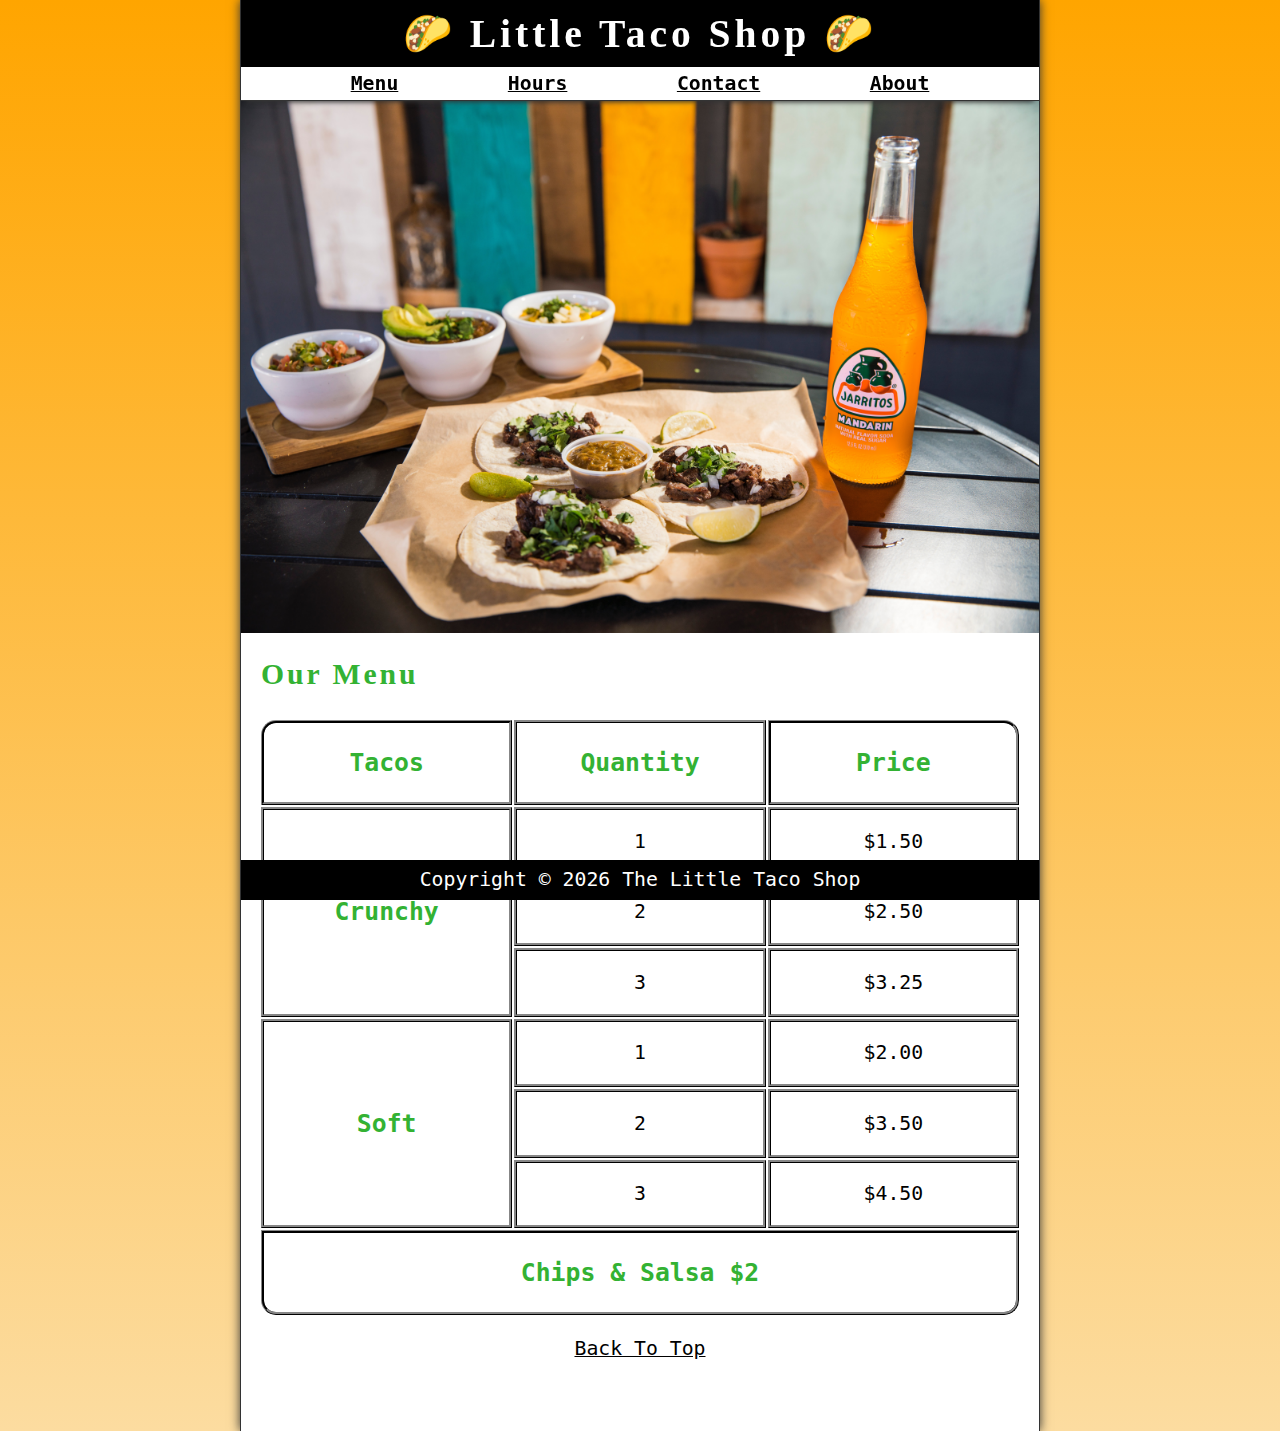
<file: Final_Project/index.html>
<!DOCTYPE html>
<html lang="en">

<head>
    <meta charset="UTF-8">
    <meta name="author" content="Richard Keriafe">
    <meta name="description" content="The official website for The Little Taco Shop">
    <title>The Little Taco Shop</title>
    <meta name="viewport" content="width=device-width, initial-scale=1">
    <link rel="icon" href="favicon.ico" type="image/x-icon">
    <link rel="stylesheet" href="css/style.css">
    <script src="js/main.js" defer></script>
</head>

<body>
    <header class="header">
        <h1 class="header__h1"> Little Taco Shop</h1>
        <nav class="header__nav">
            <ul class="header__ul">
                <li>
                    <a href="#menu">Menu</a>
                </li>
                <li>
                    <a href="hours.html">Hours</a>
                </li>
                <li>
                    <a href="contact.html">Contact</a>
                </li>
                <li>
                    <a href="about.html">About</a>
                </li>
            </ul>
        </nav>
    </header>
    <section class="hero">
        <h2 class="hero__h2">Bienvenidos!</h2>
        <figure>
            <img src="img/tacos_and_drink_1000x667.png" alt="Tacos and a Drink" title="We love tacos!" width="1000"
                height="667">
            <figcaption class="offscreen">
                Tacos and a Drink
            </figcaption>
        </figure>
    </section>
    
    <main class="main">
        
        <article id="menu" class="main__article menu">
            <h2 class="menu__h2">Our Menu</h2>
            <table class="menu__container">
                <caption class="offscreen">Our Tacos</caption>
                <thead>
                    <tr>
                        <th class="menu__header" scope="col">Tacos</th>
                        <th class="menu__header" scope="col">Quantity</th>
                        <th class="menu__header" scope="col">Price</th>
                    </tr>
                </thead>
                <tbody>
                    <tr>
                        <th class="menu__item menu__cr" scope="row" rowspan="3">
                            Crunchy
                        </th>
                        <td class="menu__item">1</td>
                        <td class="menu__item">$1.50</td>
                    </tr>
                    <tr>
                        <td class="menu__item">2</td>
                        <td class="menu__item">$2.50</td>
                    </tr>
                    <tr>
                        <td class="menu__item">3</td>
                        <td class="menu__item">$3.25</td>
                    </tr>
                    <tr>
                        <th class="menu__item menu__sf" scope="row" rowspan="3">
                            Soft
                        </th>
                        <td class="menu__item">1</td>
                        <td class="menu__item">$2.00</td>
                    </tr>
                    <tr>
                        <td class="menu__item">2</td>
                        <td class="menu__item">$3.50</td>
                    </tr>
                    <tr>
                        <td class="menu__item">3</td>
                        <td class="menu__item">$4.50</td>
                    </tr>
                </tbody>
                <tfoot>
                    <tr>
                        <td class="menu__item menu__cs" colspan="3">
                            Chips &amp; Salsa $2
                        </td>
                    </tr>
                </tfoot>
            </table>
            
            <p class="center">
                <a href="#">Back To Top</a>
            </p>
        </article>
    </main>
    
    <footer class="footer">
        <p><span class="nowrap">Copyright &copy; <time id="year"></time> </span> 
            <span class="nowrap">The Little Taco Shop</span>
        </p>
    </footer>
</body>

</html>
</file>
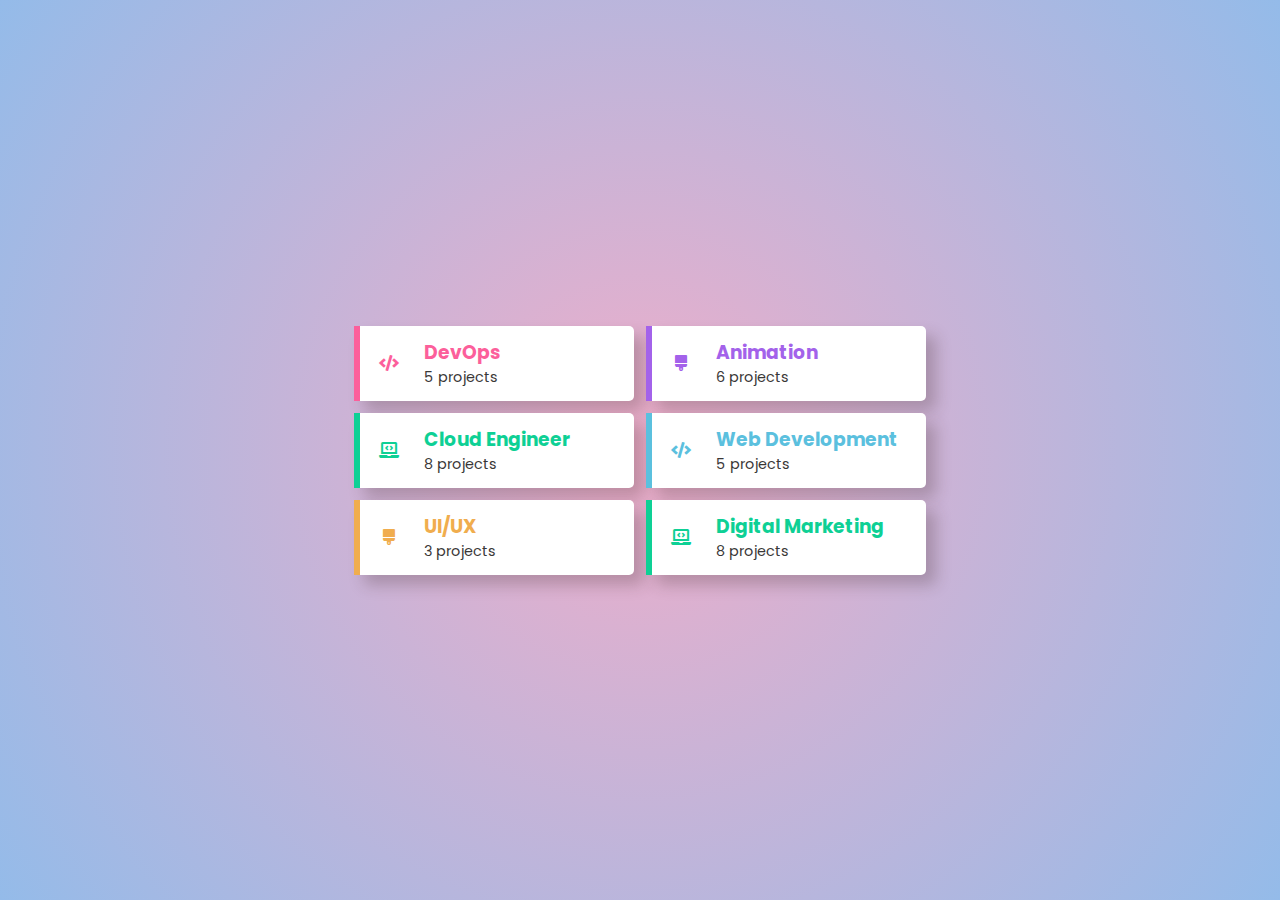
<file: Responsive Grid List with Hover Effect/index.html>
<!DOCTYPE html>
<html lang="en">
  <head>
    <title>Grid list hover effect</title>
    <meta charset="UTF-8" />
    <meta name="viewport" content="width=device-width" />
    <link href='https://cdnjs.cloudflare.com/ajax/libs/font-awesome/5.11.2/css/all.min.css' rel='stylesheet' />
    <link rel="stylesheet" href="./css/style.css" />
  </head>
  <body>
        <div class="container">
            <div class="box" style="--color: #fc5f9b">
                <div class="content">
                    <div class="icon">
                        <i class="fas fa-code"></i>
                    </div>
                    <div class="text">
                        <h3>DevOps</h3>
                        <p>5 projects</p>
                    </div>
                </div>
            </div>
            <div class="box" style="--color: #a362ea">
                <div class="content">
                    <div class="icon">
                        <i class="fas fa-brush"></i>
                    </div>
                    <div class="text">
                        <h3>Animation</h3>
                        <p>6 projects</p>
                    </div>
                </div>
            </div>
            <div class="box" style="--color: #0ed095">
                <div class="content">
                    <div class="icon">
                        <i class="fas fa-laptop-code"></i>
                    </div>
                    <div class="text">
                        <h3>Cloud Engineer</h3>
                        <p>8 projects</p>
                    </div>
                </div>
            </div>
            <div class="box" style="--color: #5bc0de">
                <div class="content">
                    <div class="icon">
                        <i class="fas fa-code"></i>
                    </div>
                    <div class="text">
                        <h3>Web Development</h3>
                        <p>5 projects</p>
                    </div>
                </div>
            </div>
            <div class="box" style="--color: #f0ad4e">
                <div class="content">
                    <div class="icon">
                        <i class="fa fa-brush"></i>
                    </div>
                    <div class="text">
                        <h3>UI/UX</h3>
                        <p>3 projects</p>
                    </div>
                </div>
            </div>
            <div class="box" style="--color: #0ed095">
                <div class="content">
                    <div class="icon">
                        <i class="fas fa-laptop-code"></i>
                    </div>
                    <div class="text">
                        <h3>Digital Marketing</h3>
                        <p>8 projects</p>
                    </div>
                </div>
            </div>
        </div>
    </body>
</html>
</file>
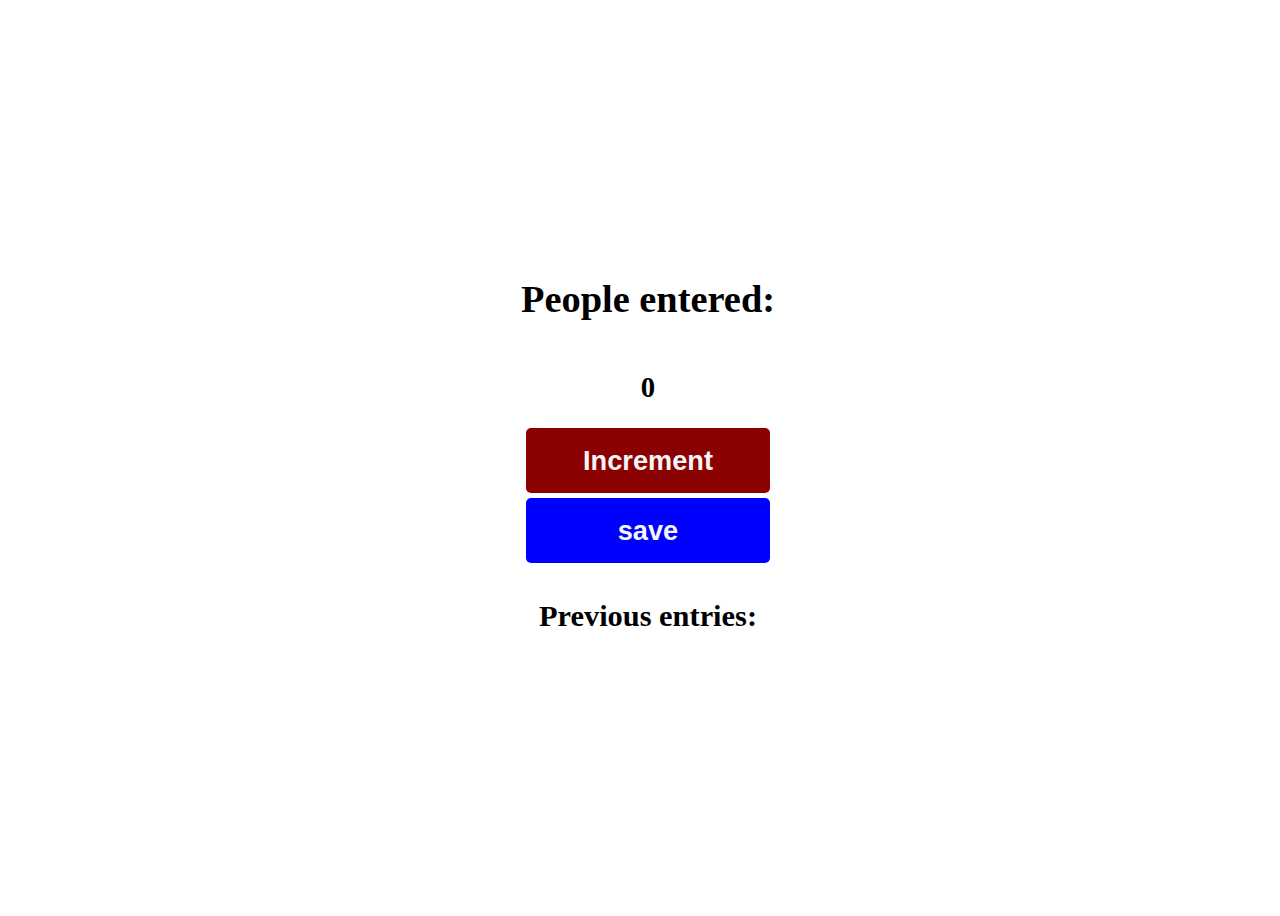
<file: Train Passenger Counter js/index.html>
<!DOCTYPE html>
<html lang="en">
    <head>
        <meta charset="UTF-8">
        <meta name="viewport" content="width=device-width, initial-scale=1.0">
        <title>Document</title>
        <link rel="stylesheet" href="style.css">
    </head>
    <body>
        <h1>People entered:</h1>
        <h2 id="count-el">0</h2>  
        <button id="increment-btn" onclick="increment()" >Increment</button>
        <button id="save-btn" onclick="save()"> save</button>
        <p id="save-el">Previous entries: </p>
    </body>
    <script src="main.js" defer></script>
    
</html>
</file>
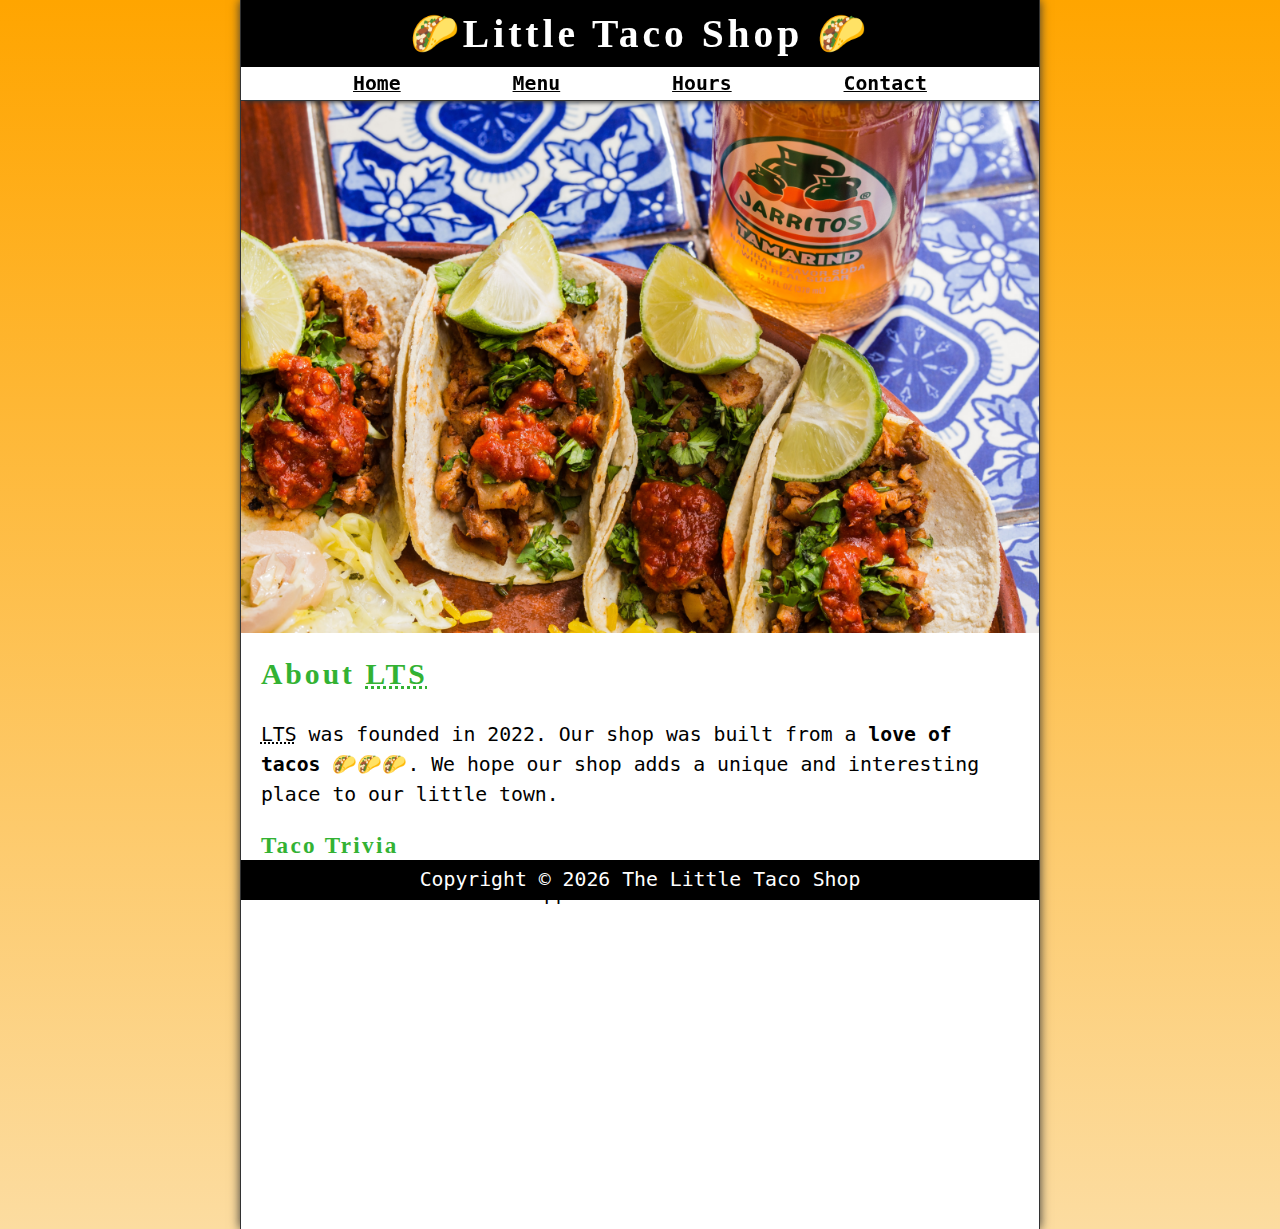
<file: Final_Project/about.html>
<!DOCTYPE html>
<html>
    <head>
        <meta charset="UTF-8">
        <meta name="author" content="Richard Keriafe">
        <meta name="description" content="About the Little Taco Shop">
        <title>About the LTS</title>
        <meta name="viewport" content="width=device-width, initial-scale=1">
        <link rel="icon" href="favicon.ico" type="image/x-icon">
        <link rel="stylesheet" href="css/style.css">
        <script src="js/main.js" defer></script>
    </head>
    <body>
        <header class="header">
            <h1 class="header__h1">Little Taco Shop</h1>
            <nav class="header__nav">
                <ul class="header__ul">
                    <li>
                        <a href="/">Home</a>
                    </li>
                    <li>
                        <a href="/#menu">Menu</a>
                    </li>
                    <li>
                        <a href="hours.html">Hours</a>
                    </li>
                    <li>
                        <a href="contact.html">Contact</a>
                    </li>
                </ul>
            </nav>
        </header>
        <section class="hero">
            <figure>
                <img src="img/tacos_delicioso_1000x667.png" alt="Tacos Delicioso" title="Tacos Delicioso" width="1000"
                    height="667">
                <figcaption class="offscreen">
                    Try these Tacos Delicioso
                </figcaption>
            </figure>
        </section>

        <main class="main">
            <article id="about" class="main__article about" >
                <h2>About <abbr title="The Little Taco Shop">LTS</abbr></h2>
                <p>
                    <abbr title="The Little Taco Shop">LTS</abbr> was founded in <time datetime="2022">2022</time>. Our shop
                    was built from a <strong>love of tacos</strong> 🌮🌮🌮. We hope our shop adds a unique and interesting
                    place to our little town.
                </p>
                <aside class="about__trivia">
                    <h3>Taco Trivia</h3>
                    <details>
                        <summary>When did tacos first appear in the United Stated?</summary>
                        <p class="about__trivia-answer">
                            Jeffrey M. Pilcher, taco historian and professor of history at the University of Minnesota, says
                            the earliest mention of tacos in the United States are in a newspaper from <time
                                datetime="1905">1905</time>. (Source: <cite><a
                                    href="https://www.smithsonianmag.com/arts-culture/where-did-the-taco-come-from-81228162/"
                                    target="_blank">Smithsonian Magazine</a></cite>)
                        </p>
                    </details>
                </aside>
            </article>
        </main>

        <footer class="footer">
            <p><span class="nowrap">Copyright &copy; <time id="year"></time> </span> 
                <span class="nowrap">The Little Taco Shop</span>
            </p>
        </footer>
    </body>
</html>
</file>
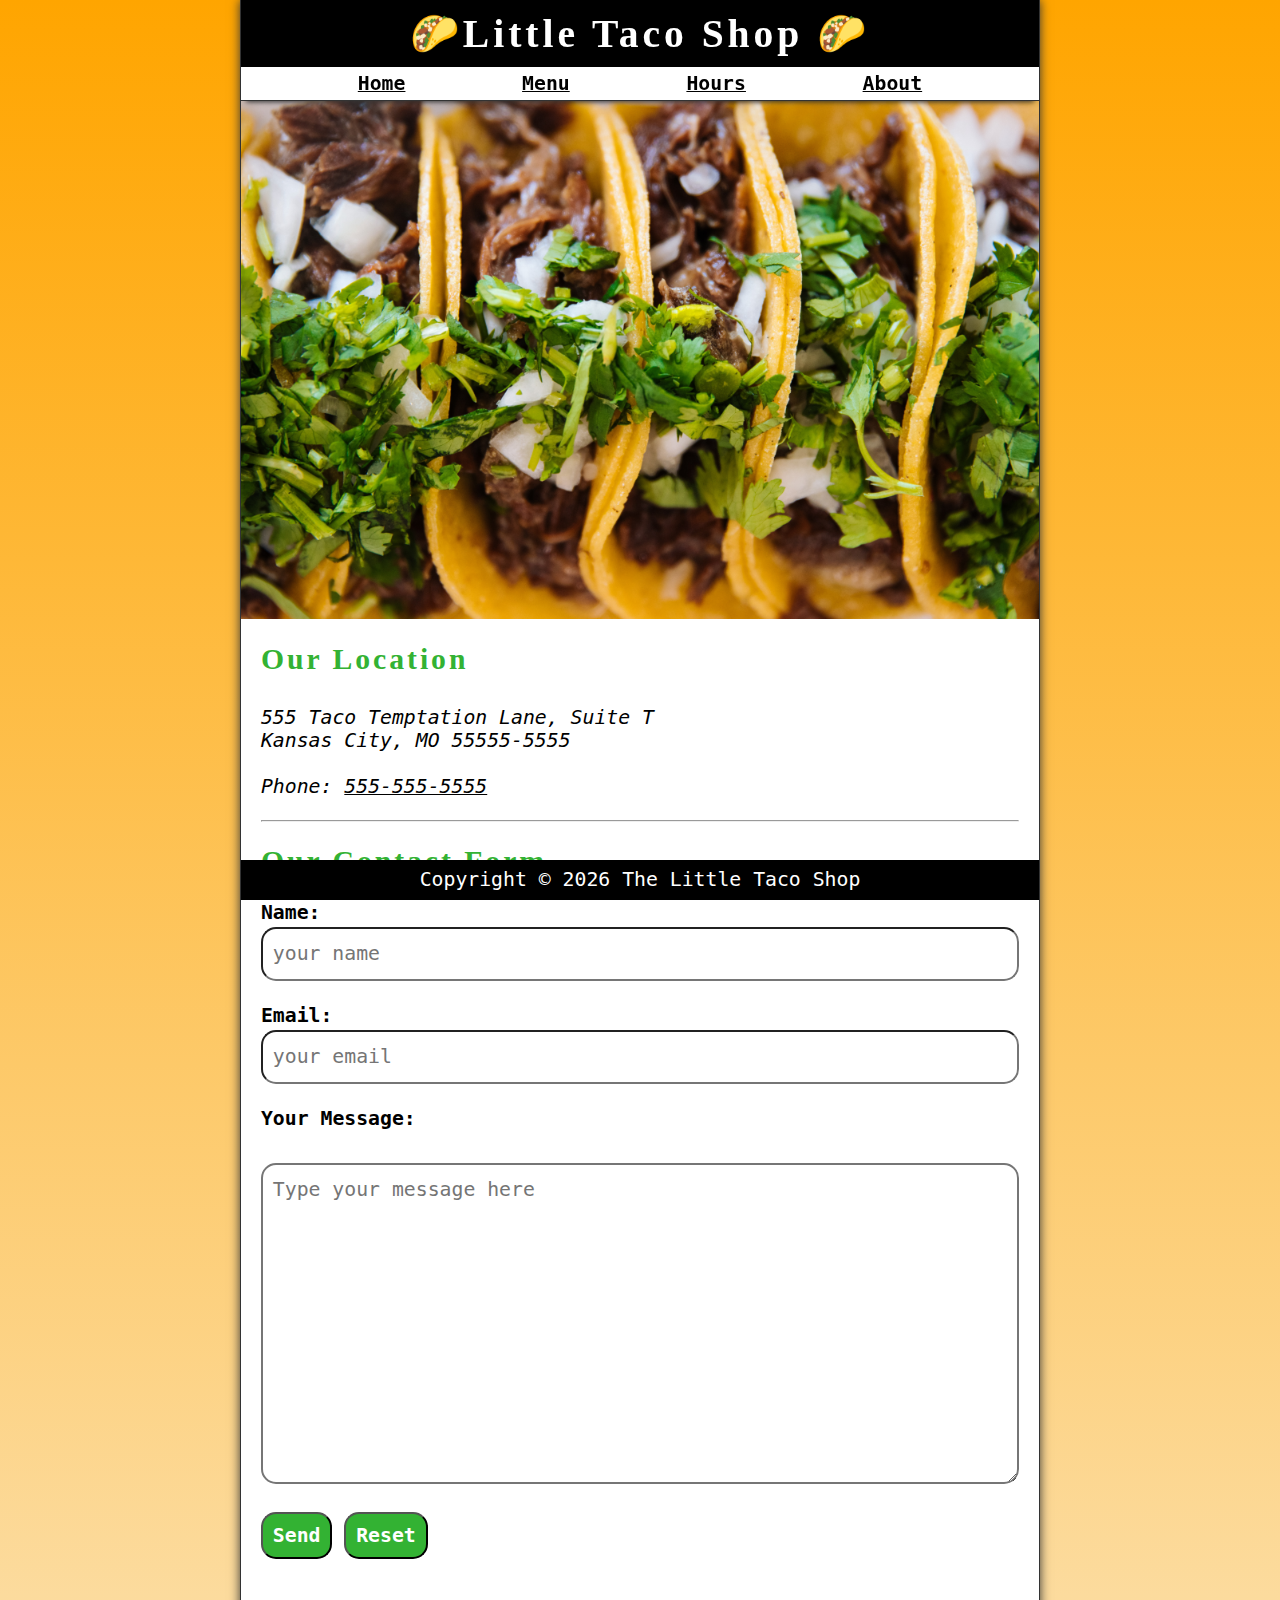
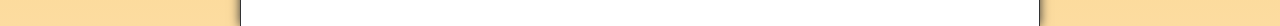
<file: Final_Project/contact.html>
<!DOCTYPE html>
<html lang="en">

<head>
    <meta charset="UTF-8">
    <meta name="author" content="Richard Keriafe">
    <meta name="description" content="Contact information for The Little Taco Shop">
    <title>Contact Us - LTS</title>
    <meta name="viewport" content="width=device-width, initial-scale=1">
    <link rel="icon" href="favicon.ico" type="image/x-icon">
    <link rel="stylesheet" href="css/style.css">
    <script src="js/main.js" defer></script>
</head>

<body>
    <header class="header">
        <h1 class="header__h1">Little Taco Shop</h1>
        <nav class="header__nav">
            <ul class="header__ul">
                <li>
                    <a href="/">Home</a>
                </li>
                <li>
                    <a href="/#menu">Menu</a>
                </li>
                <li>
                    <a href="hours.html">Hours</a>
                </li>
                <li>
                    <a href="about.html">About</a>
                </li>
            </ul>
        </nav>  
    </header>
    
    <section class="hero">
        <figure>
            <img src="img/tacos_close_up_1000x649.png" alt="Little Taco Shop Tacos" title="Tacos ready to eat!"
                width="1000" height="649">
            <figcaption class="offscreen">
                Little Taco Shop Tacos
            </figcaption>
        </figure>
    </section>

    <main class="main">

        <article class="main__article">
            <h2>Our Location</h2>
            <address>
                555 Taco Temptation Lane, Suite T<br>
                Kansas City, MO 55555-5555
                <br><br>
                Phone: <a href="tel:+5555555555">555-555-5555</a>
            </address>
        </article>
        <hr>
        <article class="main__article contact">
            <h2 class="contact__h2">Our Contact Form</h2>

            <form action="https://httpbin.org/get" method="get" class="contact__form">
                <fieldset class="contact__fieldset">
                    <legend class="offscreen">Send Us A Message</legend>
                    <p class="contact__p">
                        <label class="contact__label" for="name">Name:</label>
                        <input class="contact__input" type="text" name="name" id="name" placeholder="your name" required>
                    </p>
                    <p class="contact__p">
                        <label class="contact__label" for="email">Email:</label>
                        <input class="contact__input" type="email" name="email" id="email" placeholder="your email" required>
                    </p>
                    <p class="contact__p">
                        <label class="contact__label" for="message">Your Message:</label>
                        <br>
                        <textarea class="contact__textarea" name="message" id="message" cols="30" rows="10"
                            placeholder="Type your message here"></textarea>
                    </p>
                </fieldset>
                <button class="contact__button" type="submit">Send</button>
                <button class="contact__button" type="reset">Reset</button>
            </form>
        </article>
       
    </main>
    
    <footer class="footer">
        <p><span class="nowrap">Copyright &copy; <time id="year"></time> </span> 
            <span class="nowrap">The Little Taco Shop</span>
        </p>
    </footer>
</body>

</html>
</file>
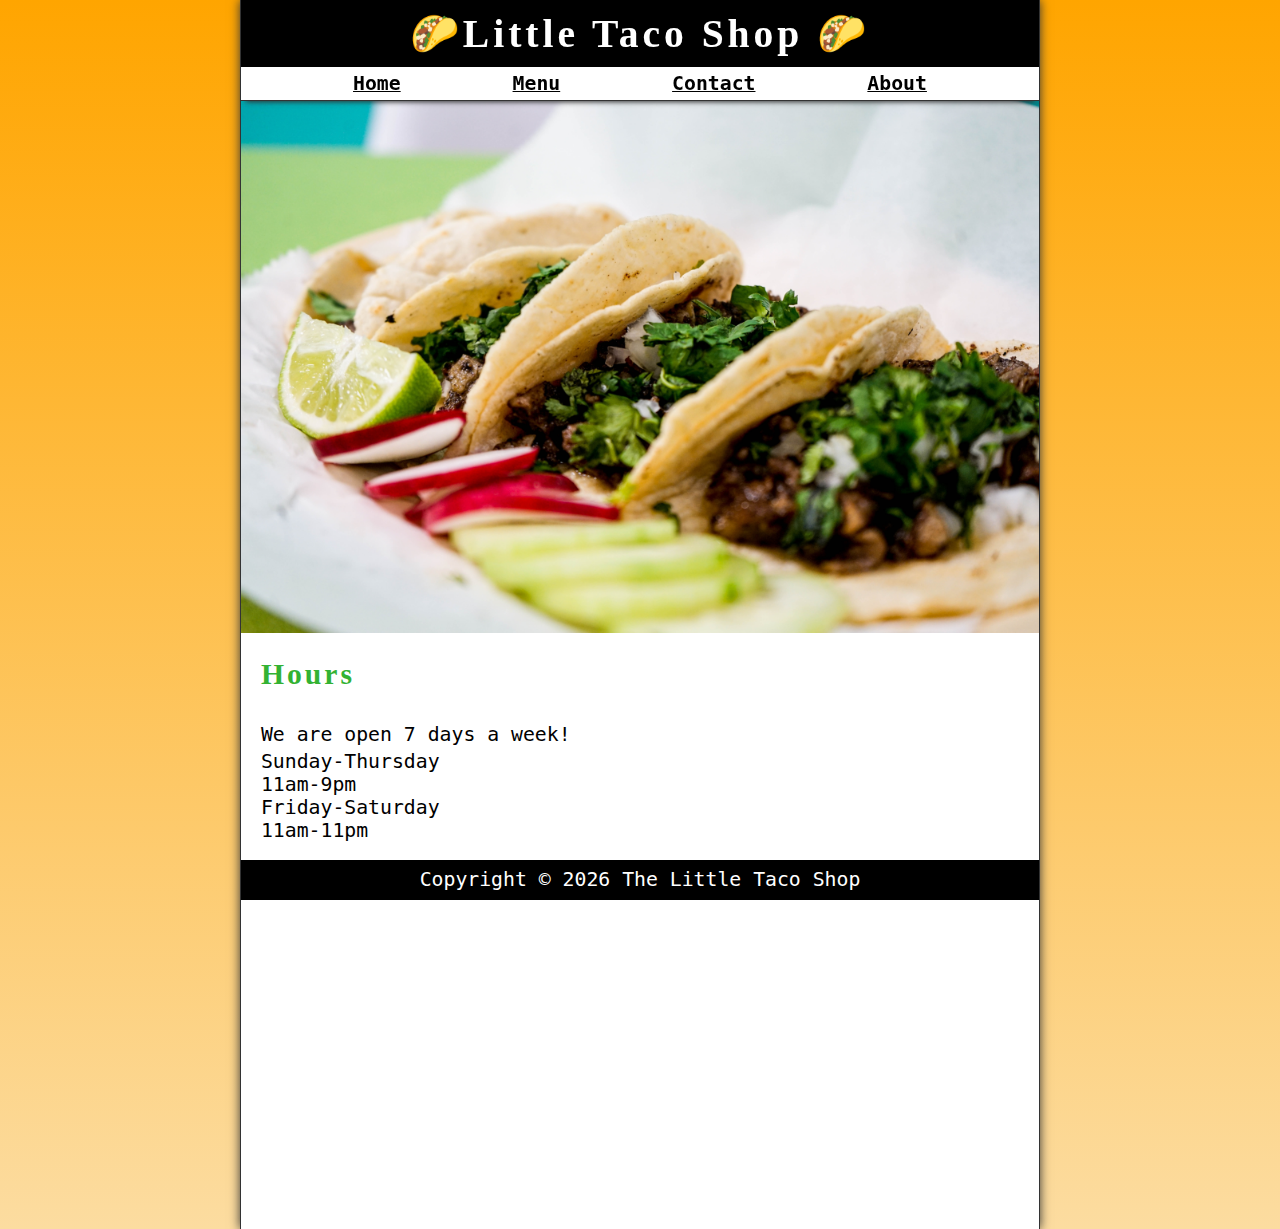
<file: Final_Project/hours.html>
<!DOCTYPE html>
<html lang="en">

<head>
    <meta charset="UTF-8">
    <meta name="author" content="Richard Keriafe">
    <meta name="description" content="Store Hours for The Little Taco Shop">
    <title>LTS Hours</title>
    <meta name="viewport" content="width=device-width, initial-scale=1">
    <link rel="icon" href="favicon.ico" type="image/x-icon">
    <link rel="stylesheet" href="css/style.css">
    <script src="js/main.js" defer></script>
</head>

<body>
    <header class="header">
        <h1 class="header__h1">Little Taco Shop</h1>
        <nav class="header__nav">
            <ul class="header__ul">
                <li>
                    <a href="/">Home</a>
                </li>
                <li>
                    <a href="/#menu">Menu</a>
                </li>
                <li>
                    <a href="contact.html">Contact</a>
                </li>
                <li>
                    <a href="about.html">About</a>
                </li>
                
            </ul>
        </nav>
    </header>

    <section class="hero">
        <figure>
            <img src="img/tacos_tray_1000x667.png" alt="A Tray of Tasty Tacos" title="We love trays of tacos!"
                width="1000" height="667">
            <figcaption class="offscreen">
                A Tray of Tasty Tacos
            </figcaption>
        </figure>
    </section>

    <main class="main">
       <article class="main__article">
        <h2>Hours</h2>
            <p>
                We are open 7 days a week!
            </p>
            <dl>
                <dt>Sunday-Thursday</dt>
                <dd>11am-9pm</dd>
                <dt>Friday-Saturday</dt>
                <dd>11am-11pm</dd>
            </dl>
           
       </article>
    </main>
    
    <footer class="footer">
        <p><span class="nowrap">Copyright &copy; <time id="year"></time> </span> 
            <span class="nowrap">The Little Taco Shop</span>
        </p>
    </footer>
</body>

</html>
</file>
<file: Responsive Grid List with Hover Effect/css/style.css>
@import url('https://fonts.googleapis.com/css2?family=Poppins:wght@100;300;400;500;600;700;800;900&display=swap');


* {
    margin: 0;
    padding: 0;
    box-sizing: border-box;
}

body {
    font-family: 'Poppins', sans-serif;
    background: rgb(238,174,202);
    background: radial-gradient(circle, rgba(238,174,202,1) 0%, rgba(148,187,233,1) 100%);
    min-height: 100vh;
    display: flex;
    align-items: center;
    justify-content: center;
}

.container {
    display: grid;
    grid-template-columns: repeat(2, minmax(280px, 1fr));
    grid-gap: 0.75rem;
}

.box {
    position: relative;
    width: auto; 
    height: 75px;
    background: #fff;
    border-radius: 5px;
    cursor: pointer;
    box-shadow: 10px 10px 15px rgba(59, 38, 38, 0.25); 
}

.box::before {
    content: '';
    position: absolute;
    top: 0;
    left: 0;
    width: 6px;
    height: 100%;
    background: var(--color);
    transition: 0.5s ease-in-out;
  }
  
  .box:hover::before {
    width: 100%;
    border-top-right-radius: 5px;
    border-bottom-right-radius: 5px;
    opacity: calc(90%);
}

.content {
    position: relative;
    display: flex;
    justify-content: flex-start;
    align-items: center;
    height: 100%;
    font-size: 1rem;
}

.icon {
    position: relative;
    min-width: 70px;
    display: flex;
    justify-content: center;
    align-items: center;
    color: var(--color);
    transition: 0.5s ease-in-out;
}

.box:hover .content .icon {
    color: #fff;
    
}

.text h3 {
    font-weight: bolder;
    color: var(--color);
    transition: 0.5s ease-in-out;
}

.text p {
    font-size: 0.9rem;
    color: #3a3737;
    transition: 0.5s ease-in-out;
}

.box:hover .content .text h3,
.box:hover .content .text p {
    color: #fff;
    font-weight: bold;
}
</file>
<file: Train Passenger Counter js/style.css>
body {
    height: 100vh;
    width: 100%;
    display: flex;
    justify-content: center;
    align-items: center;
    flex-direction: column;
    font-family:cursive;
    font-size: 1.2rem;
    font-weight: bolder;
}

button {
    height: 2.4em;
    font-size: 1.7rem;
    width: 9em;
    border: none;
    padding: 10 0;
    color: whitesmoke;
    font-weight: bold;
    margin-bottom: 5px;
    border-radius: 5px;
}

#increment-btn {
    background: darkred;
}

#save-btn {
    background: blue;
}

p {
    font-size: 1.9rem;
}
</file>
<file: Final_Project/css/style.css>
/* ||RESET */

*,
*::after,
*::before {
    margin: 0;
    padding: 0;
    box-sizing: border-box;
}

img {
    display: block;
    max-width: 100%;
    height: auto;
}

input, button, textarea {
    font:inherit;
}

/* ||VARIABLES */

:root {
    /* ||FONTS */
    --FF: "monospace" ,"cursive";
    --FF-HEADINGS: "fantasy", "ariel", "san-serif";
    --FS: clamp(1rem, 2.2vh, 1.5rem);

    /* ||COLORS*/
    --BGCOLOR-FADE: rgb(252, 220, 160);
    --BGCOLOR: orange;
    --BGIMAGE: linear-gradient(to bottom, var(--BGCOLOR),var(--BGCOLOR-FADE));
    --BODY-BGCOLOR: #FFF;
    --BORDER-COLOR: #333;
    --BUTTON-COLOR: #FFF;
    --FONT-COLOR: #000;
    --HEADER-BGCOLOR: #000;
    --HEADER-COLOR: #FFF;
    --HERO-BGCOLOR: rgba(51, 178, 51, 0.75);
    --HERO-COLOR: #FFF;
    --HIGHLIGHT-COLOR: rgb(51, 178, 51);
    --LINK-ACTIVE: orange;
    --LINK-COLOR: #000;
    --LINK-HOVER: hsla(0, 0%, 0%, 0.6);
    --NAV-BGCOLOR:#FFF;

    /* ||BORDERS*/
    --BORDERS: 1px solid var(--BORDER-COLOR);
    --BORDER-RADIUS: 15px;

    /* ||STANDARD PADDING*/
    --PADDING-TB: 0.25em;
    --PADDING-SIDE: 2.5%;

    /* ||STANDARD MARGIN*/
    --MARGIN: clamp(1em, 2.5vh, 1.5em) 0;

}

@media (prefers-color-scheme: dark) {
    :root {
        --BGCOLOR-FADE: gray;
        --BGCOLOR: #000;
        --BODY-BGCOLOR: #333;
        --BORDER-COLOR: whitesmoke;
        --BUTTON-COLOR: #000;
        --FONT-COLOR: whitesmoke;
        --HEADER-COLOR: whitesmoke;
        --HERO-COLOR: #333;
        --HIGHLIGHT-COLOR: whitesmoke;
        --LINK-ACTIVE: rgb(252,200,103);
        --LINK-COLOR: whitesmoke;
        --LINK-HOVER:orange;
        --NAV-BGCOLOR: rgb(20, 20, 20);
    }
}

/* ||UTILITY CLASSES*/

.offscreen {
    position: absolute;
    left: -10000px;
}

.nowrap {
    white-space: nowrap;
}

.center {
    text-align: center;
}

/* ||GENERAL STYLES */

html {
    scroll-behavior: smooth;
    font-size: var(--FS);
    font-family: var(--FF);
    background-color: var(--BGCOLOR);
    background-image: var(--BGIMAGE);
}

body {
    background-color: var(--BODY-BGCOLOR);
    color: var(--FONT-COLOR);
    min-height: 100vh;
    max-width: 800px;
    margin:0 auto;
    border-left: var(--BORDERS);
    border-right: var(--BORDERS);
    box-shadow: 0 0 10px var(--BORDER-COLOR);
}

h1, h2, h3 {
    font-family: var(--FF-HEADINGS);
    letter-spacing: 0.1em;
}

h2, h3 {
    margin-bottom: 1em;
    color: var(--HIGHLIGHT-COLOR);
}

p {
    line-height: 1.5;
}

a:any-link {
    color: var(--LINK-COLOR);
}

a:hover, a:focus-visible {
    color: var(--LINK-HOVER);
}

a:active {
    color: var(--LINK-ACTIVE);
}

/* ||HEADER*/

.header {
    position: sticky;
    top: 0;
    z-index: 1;
}

.header__h1 {
    text-align: center;
    background-color:var(--HEADER-BGCOLOR);
    color:var(--HEADER-COLOR);
    padding: var(--PADDING-TB) var(--PADDING-SIDE);
}

.header__nav {
    background-color: var(--NAV-BGCOLOR);
    border-bottom: var(--BORDERS);
    font-weight: bold;
    box-shadow: 0 6px 5px -5px var(--BORDER-COLOR);
}

.header__ul {
    padding:var(--PADDING-TB) var(--PADDING-SIDE);
    list-style-type: none;
    display: flex;
    justify-content: space-evenly;
    gap: 1rem;
}

/* ||HERO */

.hero {
    position: relative;
}

.hero__h2 {
    background-color: var(--HERO-BGCOLOR);
    color: var(--HERO-COLOR);
    padding: 0.25em 0.5em;
    letter-spacing: 0.1rem;
    text-shadow: 2px 2px 5px var(--BORDER-COLOR);
    position: absolute;
    top: -1000px;
    left: 20px;
    animation: showWelcome 0.5s ease-in-out 1s forwards;
}

@keyframes showWelcome {
    0% {
        top:-20px;
        transform: skew(0deg, -5deg);
    }

    80% {
        top: 30px;
        transform: skew(10deg, -5deg);
    }

    100% {
        top: 20px;
        transform: skew(-10deg, -5deg) scale(1);
    }
}

/* ||FOOTER */

.footer {
    position: sticky;
    bottom:0;
    background-color: var(--HEADER-BGCOLOR);
    color: var(--HEADER-COLOR);
    padding: var(--PADDING-TB) var(--PADDING-SIDE);
    text-align: center;
}

/* ||MAIN */

.main {
    padding: var(--PADDING-TB) var(--PADDING-SIDE);

}

.main__article {
    scroll-margin-top: 6.5rem;
    margin: var(--MARGIN);
}

.main__article:first-child {
    margin-top: 1em;
    
}
.main__article:last-child {
    min-height: calc(100vh - 20rem);

}

/* ||ABOUT */

.about__trivia {
    margin: var(--MARGIN);
}

.about__trivia-answer {
    margin-top: 1em;
}

/* ||CONTACT */

.contact__h2 {
    margin: 0;
}

.contact__fieldset {
    border: none;

}

.contact__p {
    margin: 1em 0;
}

.contact__label {
    display: block;
    font-weight: bold;
}

.contact__input,
.contact__textarea {
    padding: 0.5em;
    border-radius: var(--BORDER-RADIUS);
    border-width: 2px;
    width: 100%;
}

.contact__button {
    padding: 0.5em;
    border-radius: var(--BORDER-RADIUS);
    background-color: var(--HIGHLIGHT-COLOR);
    color: var(--BUTTON-COLOR);
    font-weight: bold;
}

/* ||MENU*/

thead, tbody,
tfoot, tr {
    display: contents;
}

.menu__container {
    display: grid;
    grid-template-columns: repeat(3, 1fr);
    grid-template-areas: 
        "hd1 hd2 hd3"
        "cr cr1 cr1p"
        "cr cr2 cr2p"
        "cr cr3 cr3p"
        "sf sf1 sf1p"
        "sf sf2 sf2p"
        "sf sf3 sf3p"
        "cs cs cs";
    gap: 0.1em;
    margin-bottom: 1em;
}

.menu__cr {
    grid-area: cr;
}

.menu__sf {
    grid-area: sf;
}

.menu__cs {
    grid-area: cs;
}

.menu__cr, 
.menu__sf,
.menu__cs,
.menu__header {
    color: var(--HIGHLIGHT-COLOR);
    font-weight: bold;
    height: 100%;
    display: grid;
    place-content: center;
}

.menu__header,
.menu__item {
    width: 100%;
    padding: 1em;
    border: medium ridge var(--BORDER-COLOR);
}

.menu__item {
    display: grid;
    place-content: center;
}

thead th:first-child {
    border-top-left-radius: var(--BORDER-RADIUS);
}
thead th:last-child {
    border-top-right-radius: var(--BORDER-RADIUS);
}

tfoot td {
    border-bottom-left-radius: var(--BORDER-RADIUS);
    border-bottom-right-radius: var(--BORDER-RADIUS);
}

@media screen and (min-width: 576px) {
    .header__h1::before {
        content: '🌮'
    }

    .header__h1::after {
        content: ' 🌮'
    }

    .menu__header,
    .menu__cr,
    .menu__sf,
    .menu__cs {
        font-size: 125%;
    }
}
</file>
